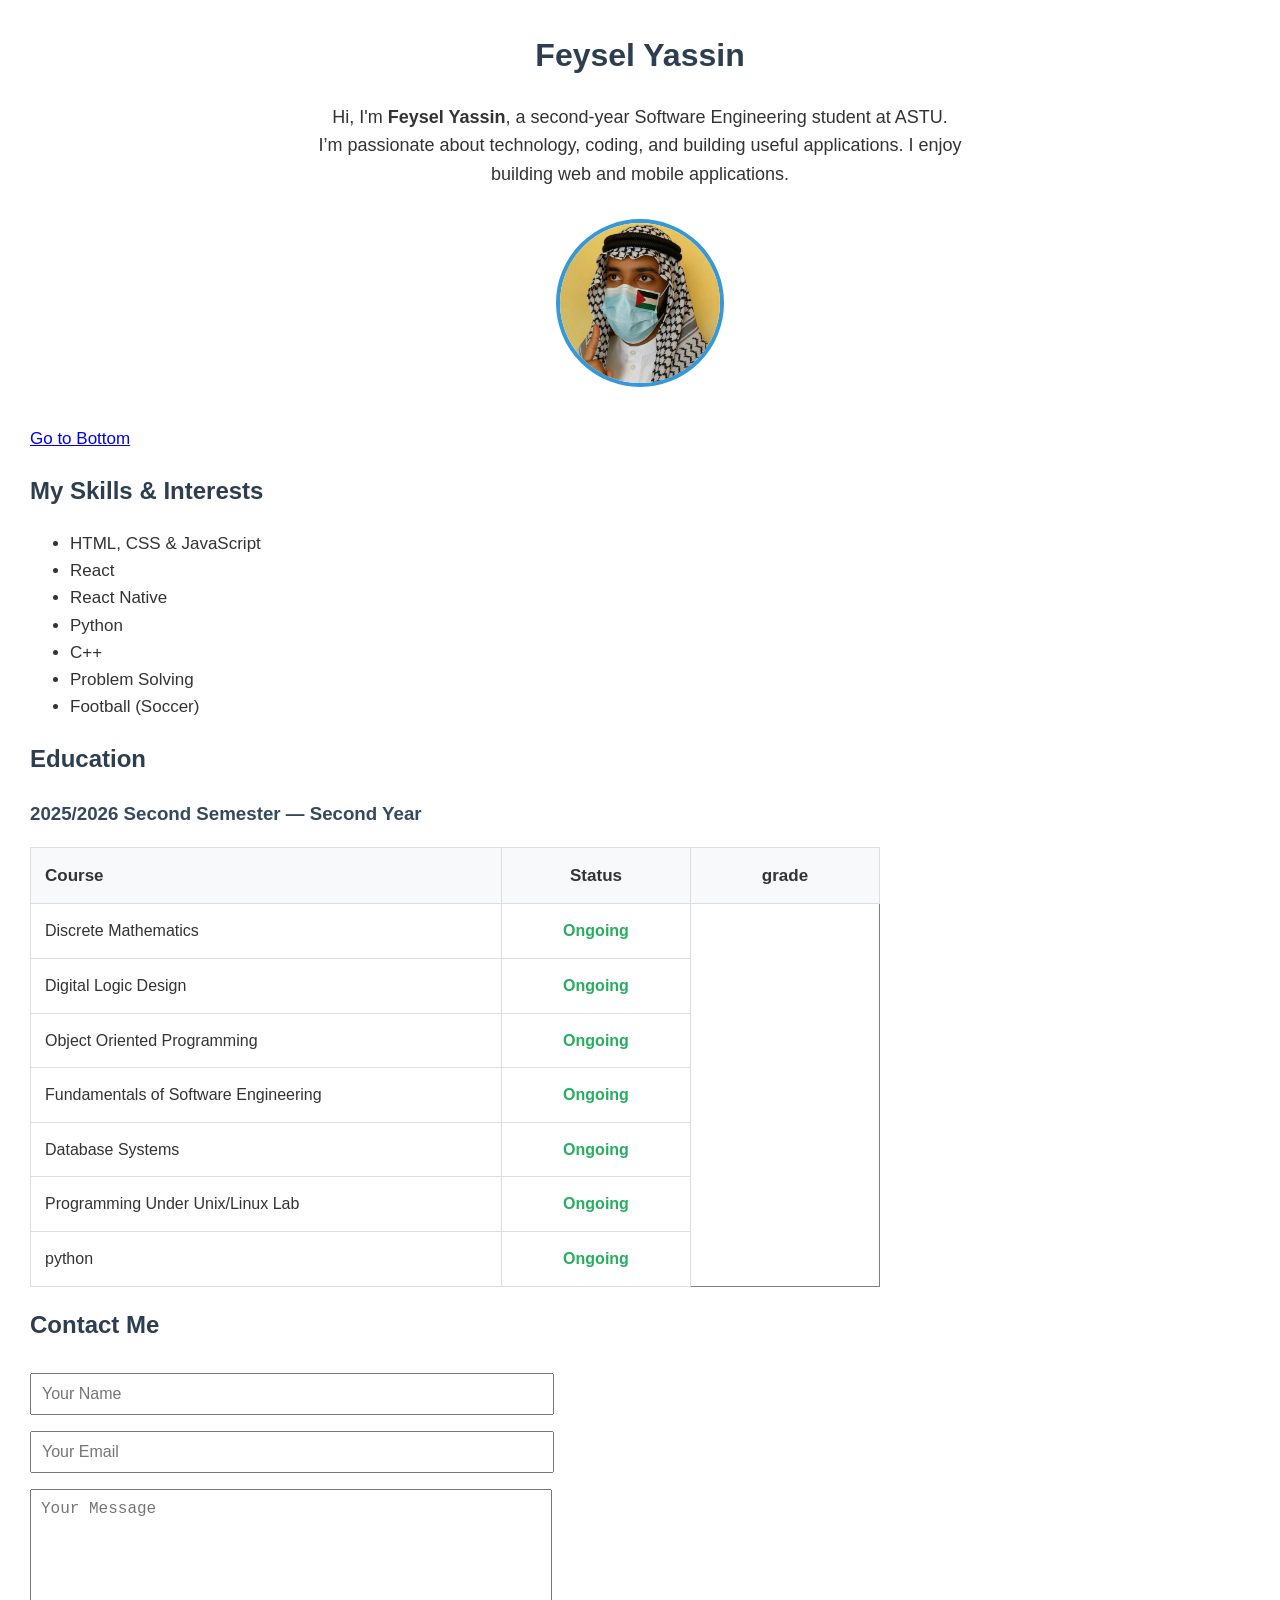
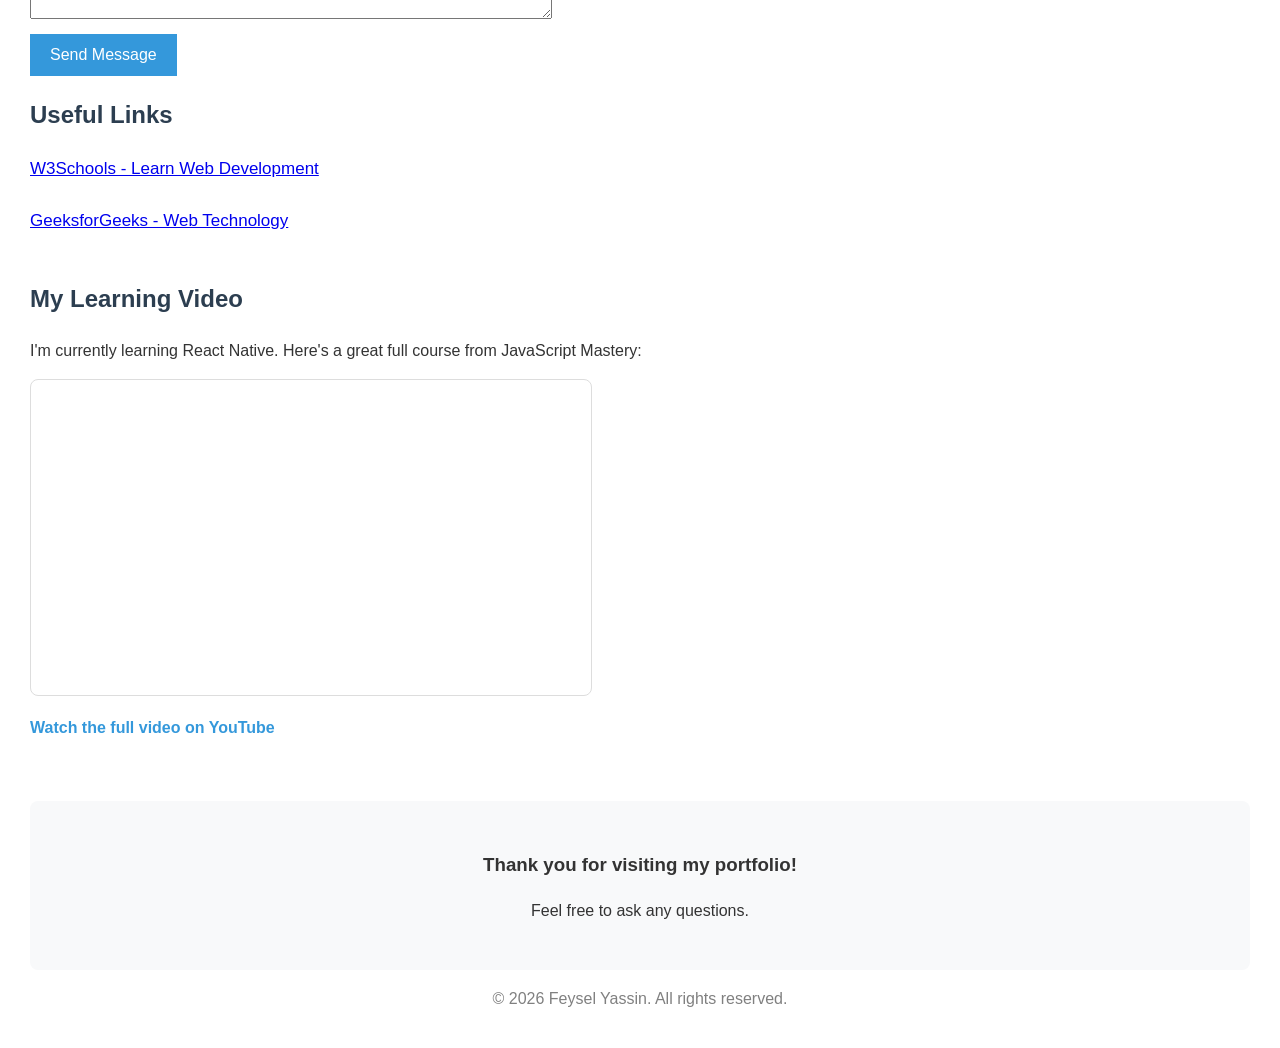
<file: project1/index.html>
<!DOCTYPE html>
<html lang="en">
<head>
  <meta charset="UTF-8">
  <meta name="viewport" content="width=device-width, initial-scale=1.0">
  <title>Feysel Yassin | Portfolio</title>
</head>
<body style="font-family: Arial, sans-serif; margin: 30px; line-height: 1.6; color: #333;">

  <h1 style="text-align: center; color: #2c3e50;">Feysel Yassin</h1>

  <p style="font-size: 18px; text-align: center; max-width: 700px; margin: 20px auto;">
    Hi, I'm <strong>Feysel Yassin</strong>, a second-year Software Engineering student at ASTU.<br>
    I’m passionate about technology, coding, and building useful applications. 
    I enjoy building web and mobile applications.
  </p>

  <div style="text-align: center; margin: 30px 0;">
    <img src="feyyu.jpg" alt="Feysel Yassin" width="160" height="160" 
         style="border-radius: 50%; border: 4px solid #3498db;">
  </div>

 <a href="#bottom" style="font-size: 17px;">Go to Bottom</a>

  <h2 style="color: #2c3e50;">My Skills & Interests</h2>
  <ul style="font-size: 17px;">
    <li>HTML, CSS & JavaScript</li>
    <li>React</li>
    <li>React Native</li>
    <li>Python</li>
    <li>C++</li>
    <li>Problem Solving</li>
    <li>Football (Soccer)</li>
  </ul>


  <h2 style="color: #2c3e50;">Education</h2>
  <h3 style="color: #34495e;">2025/2026 Second Semester — Second Year</h3>

  <table border="1" cellpadding="12" cellspacing="0" 
         style="border-collapse: collapse; width: 100%; max-width: 850px; margin: 15px 0;">
    <thead>
      <tr style="background-color: #f8f9fa;">
        <th style="text-align: left; padding: 14px; border: 1px solid #ddd; font-size: 17px;">Course</th>
        <th style="text-align: center; padding: 14px; border: 1px solid #ddd; width: 160px; font-size: 17px;">Status</th>

                <th style="text-align: center; padding: 14px; border: 1px solid #ddd; width: 160px; font-size: 17px;">grade</th>
      </tr>
    </thead>
    <tbody>
      <tr>
        <td style="padding: 14px; border: 1px solid #ddd;">Discrete Mathematics</td>
        <td style="padding: 14px; border: 1px solid #ddd; text-align: center; color: #27ae60; font-weight: bold;">Ongoing</td>
      </tr>
      <tr>
        <td style="padding: 14px; border: 1px solid #ddd;">Digital Logic Design</td>
        <td style="padding: 14px; border: 1px solid #ddd; text-align: center; color: #27ae60; font-weight: bold;">Ongoing</td>
      </tr>
      <tr>
        <td style="padding: 14px; border: 1px solid #ddd;">Object Oriented Programming</td>
        <td style="padding: 14px; border: 1px solid #ddd; text-align: center; color: #27ae60; font-weight: bold;">Ongoing</td>
      </tr>
      <tr>
        <td style="padding: 14px; border: 1px solid #ddd;">Fundamentals of Software Engineering</td>
        <td style="padding: 14px; border: 1px solid #ddd; text-align: center; color: #27ae60; font-weight: bold;">Ongoing</td>
      </tr>
      <tr>
        <td style="padding: 14px; border: 1px solid #ddd;">Database Systems</td>
        <td style="padding: 14px; border: 1px solid #ddd; text-align: center; color: #27ae60; font-weight: bold;">Ongoing</td>
      </tr>
      <tr>
        <td style="padding: 14px; border: 1px solid #ddd;">Programming Under Unix/Linux Lab</td>
        <td style="padding: 14px; border: 1px solid #ddd; text-align: center; color: #27ae60; font-weight: bold;">Ongoing</td>
      </tr>
 <tr>
        <td style="padding: 14px; border: 1px solid #ddd;">python</td>
        <td style="padding: 14px; border: 1px solid #ddd; text-align: center; color: #27ae60; font-weight: bold;">Ongoing</td>
      </tr>


    </tbody>
  </table>

  <h2 style="color: #2c3e50;">Contact Me</h2>
  <form style="max-width: 500px;">
    <input type="text" placeholder="Your Name" required 
           style="width: 100%; padding: 10px; margin: 8px 0; font-size: 16px; outline: none;">
    <input type="email" placeholder="Your Email" required 
           style="width: 100%; padding: 10px; margin: 8px 0; font-size: 16px; outline: none;">
    <textarea placeholder="Your Message" rows="6" 
              style="width: 100%; padding: 10px; margin: 8px 0; font-size: 16px; outline: none;"></textarea>
    <button type="submit" 
            style="background-color: #3498db; color: white; padding: 12px 20px; border: none; font-size: 16px; cursor: pointer;">
      Send Message
    </button>
  </form>

  <h2 style="color: #2c3e50;">Useful Links</h2>
  <p>
    <a href="https://www.w3schools.com" target="_blank" style="font-size: 17px;">W3Schools - Learn Web Development</a><br><br>

     <a href="
    https://www.geeksforgeeks.org/web-tech/web-technology/" target="_blank" style="font-size: 17px;">GeeksforGeeks - Web Technology</a><br><br>

   
  </p>

    <h2 style="color: #2c3e50;">My Learning Video</h2>
  <p style="font-size: 16px; margin-bottom: 15px;">
    I'm currently learning React Native. Here's a great full course from JavaScript Mastery:
  </p>
  
  <iframe width="560" 
          height="315" 
          src="https://www.youtube.com/embed/4nVoLX2taFg" 
          title="React Native Full Course 2026 - JavaScript Mastery" 
          frameborder="0" 
          allow="accelerometer; autoplay; clipboard-write; encrypted-media; gyroscope; picture-in-picture" 
          allowfullscreen 
          style="max-width: 100%; border: 1px solid #ddd; border-radius: 8px;">
  </iframe>

  <p style="margin-top: 12px;">
    <a href="https://www.youtube.com/watch?v=4nVoLX2taFg" target="_blank" 
       style="color: #3498db; font-weight: bold; text-decoration: none;">
        Watch the full video on YouTube
    </a>
  </p>

  <div id="bottom" style="margin-top: 60px; padding: 30px; text-align: center; background-color: #f8f9fa; border-radius: 8px;">
    <h3>Thank you for visiting my portfolio!</h3>
    <p>Feel free to ask any questions.</p>
  </div>
<footer>
  <p style="color:gray; text-align: center;">&copy; 2026 Feysel Yassin. All rights reserved.</p>
</footer>
</body>
</html>
</file>
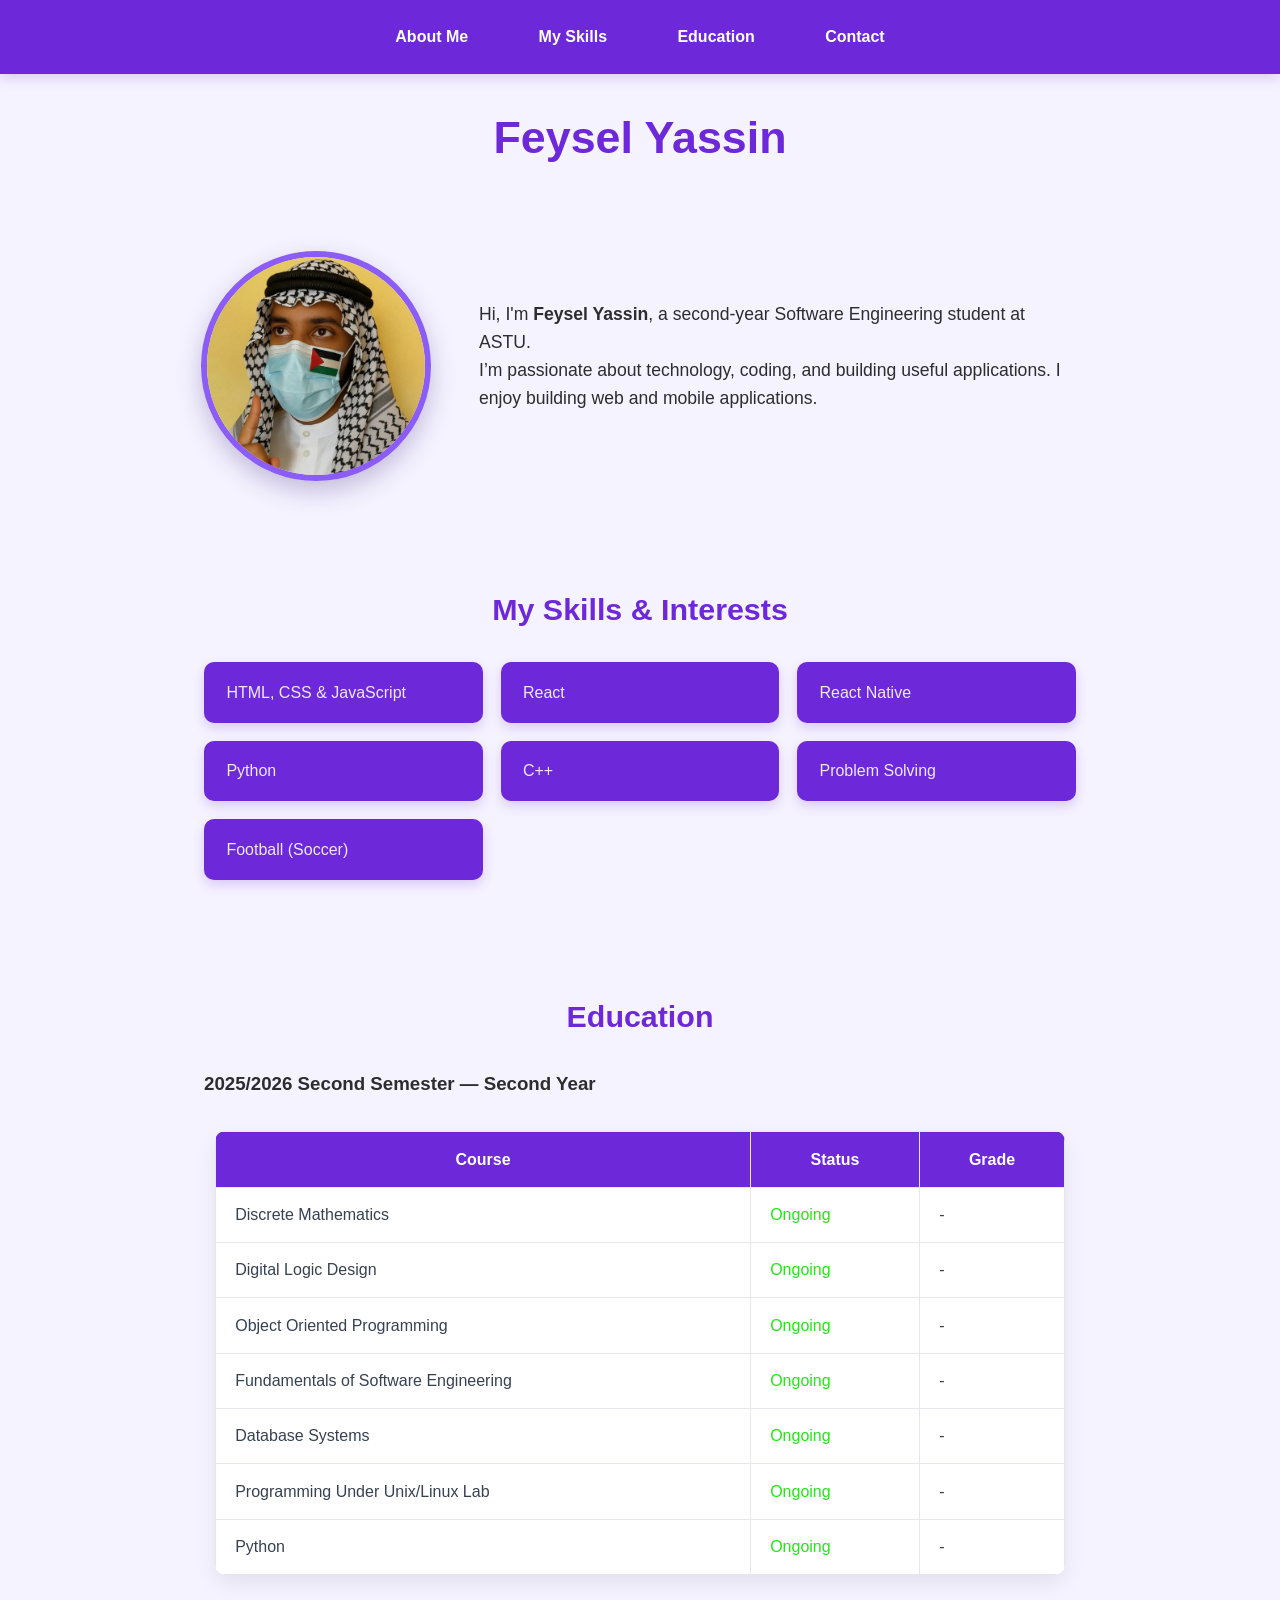
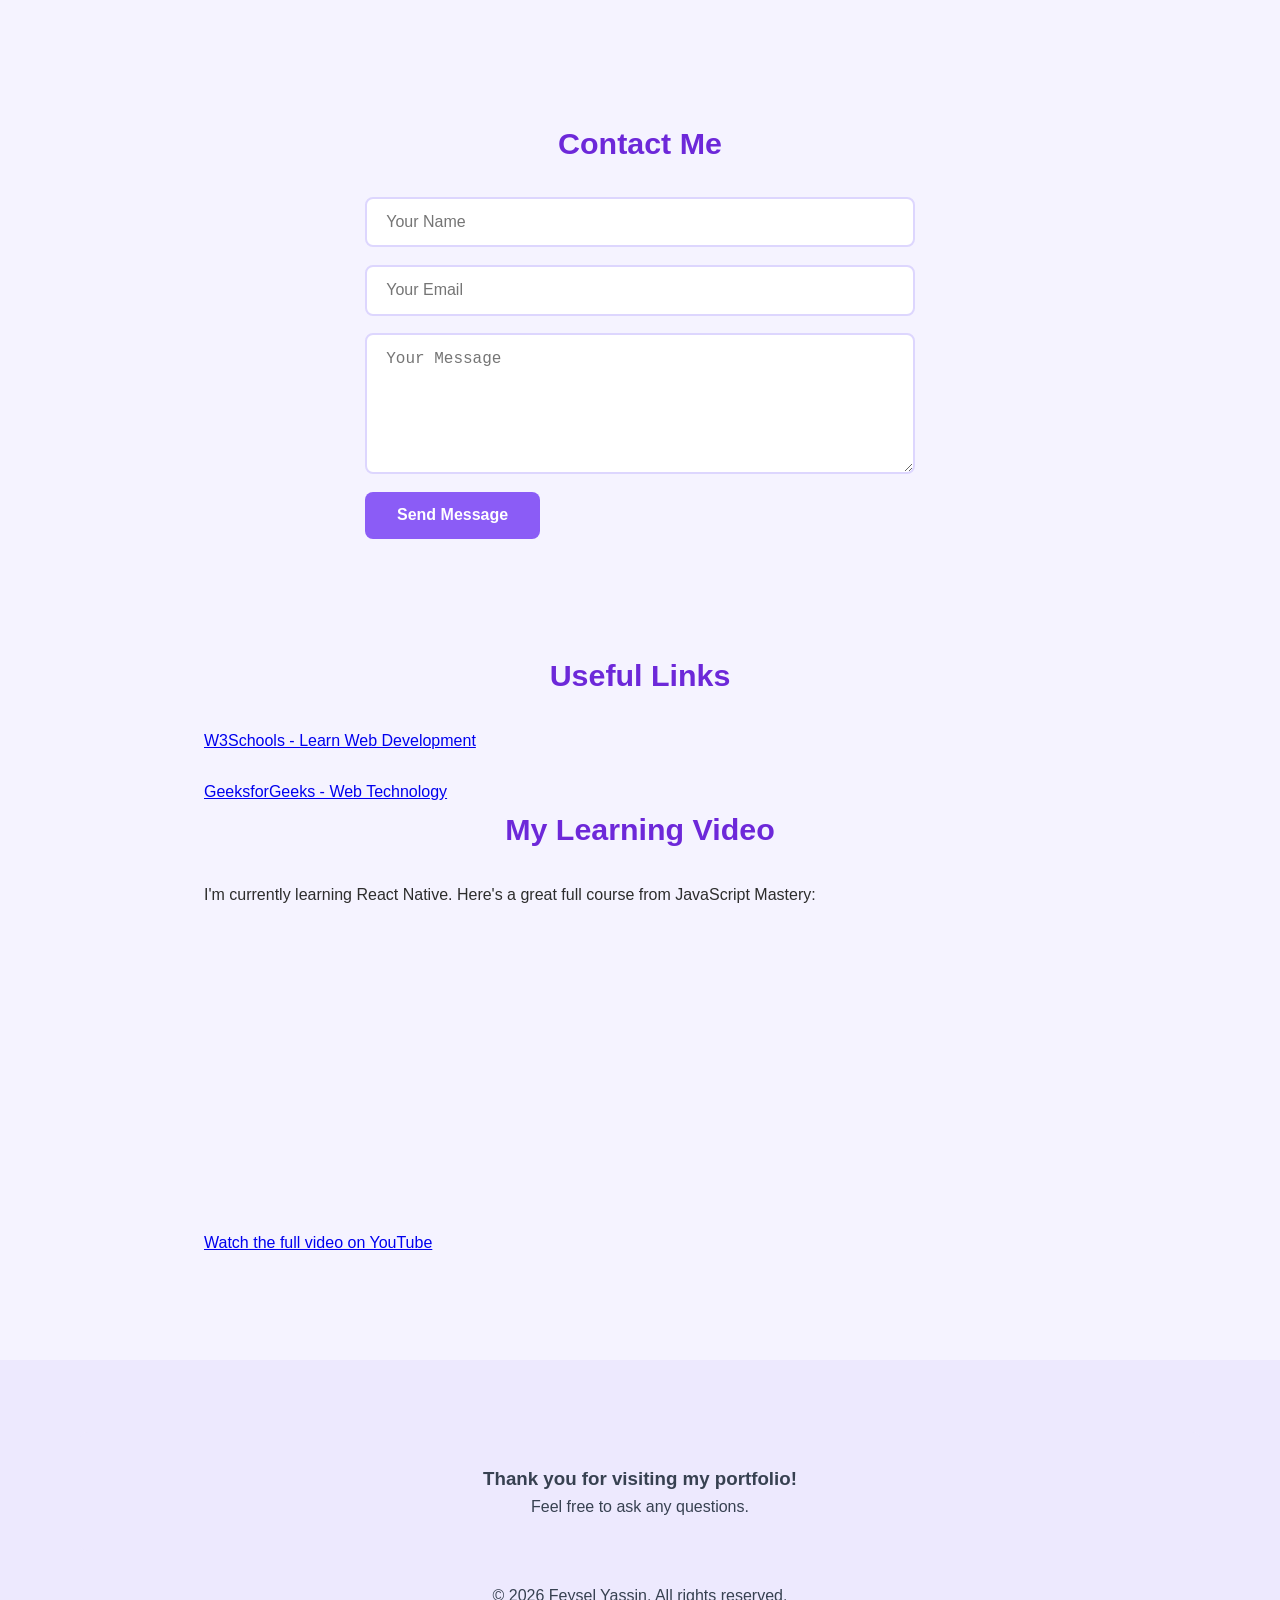
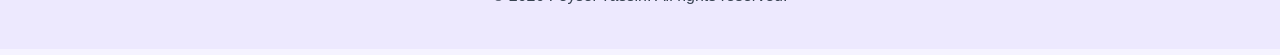
<file: project2/index.html>
<!DOCTYPE html>
<html lang="en">
<head>
  <meta charset="UTF-8">
  <meta name="viewport" content="width=device-width, initial-scale=1.0">
  <title>Feysel Yassin</title>
  
  <link rel="stylesheet" href="style.css">
</head>
<body>

    <div class="wrapper">  
  <nav class="navbar">
    <a href="#about">About Me</a>
    <a href="#skills">My Skills</a>
    <a href="#education">Education</a>
    <a href="#contact">Contact</a>
  </nav>

  <header>
    <h1>Feysel Yassin</h1>
  </header>

  <section id="about" class="hero">
    <div class="hero-content">
      <img src="feyyu.jpg" alt="Feysel Yassin" class="profile-img">
      
      <div class="bio">
        <p>
          Hi, I'm <strong>Feysel Yassin</strong>, a second-year Software Engineering student at ASTU.<br>
          I’m passionate about technology, coding, and building useful applications. 
          I enjoy building web and mobile applications.
        </p>
      </div>
    </div>
  </section>

  <section id="skills" class="section">
    <h2>My Skills & Interests</h2>
    <ul class="skills-list">
      <li>HTML, CSS & JavaScript</li>
      <li>React</li>
      <li>React Native</li>
      <li>Python</li>
      <li>C++</li>
      <li>Problem Solving</li>
      <li>Football (Soccer)</li>
    </ul>
  </section>

  <section id="education" class="section">
    <h2>Education</h2>
    <h3>2025/2026 Second Semester — Second Year</h3>
    
    <table>
      <thead>
        <tr>
          <th>Course</th>
          <th>Status</th>
          <th>Grade</th>
        </tr>
      </thead>
      <tbody>
        <tr>
          <td>Discrete Mathematics</td>
          <td class="pending">Ongoing</td>
          <td>-</td>
        </tr>
        <tr>
          <td>Digital Logic Design</td>
          <td class="pending">Ongoing</td>
          <td>-</td>
        </tr>
        <tr>
          <td>Object Oriented Programming</td>
          <td class="pending">Ongoing</td>
          <td>-</td>
        </tr>
        <tr>
          <td>Fundamentals of Software Engineering</td>
          <td class="pending">Ongoing</td>
          <td>-</td>
        </tr>
        <tr>
          <td>Database Systems</td>
          <td class="pending">Ongoing</td>
          <td>-</td>
        </tr>
        <tr>
          <td>Programming Under Unix/Linux Lab</td>
          <td class="pending">Ongoing</td>
          <td>-</td>
        </tr>
        <tr>
          <td>Python</td>
          <td class="pending">Ongoing</td>
          <td>-</td>
        </tr>
      </tbody>
    </table>
  </section>

  <section id="contact" class="section">
    <h2>Contact Me</h2>
    <form>
      <input type="text" placeholder="Your Name" required>
      <input type="email" placeholder="Your Email" required>
      <textarea placeholder="Your Message" rows="6" required></textarea>
      <button type="submit">Send Message</button>
    </form>
  </section>

  <section class="section">
    <h2>Useful Links</h2>
    <p>
      <a href="https://www.w3schools.com" target="_blank">W3Schools - Learn Web Development</a><br><br>
      <a href="https://www.geeksforgeeks.org/web-tech/web-technology/" target="_blank">GeeksforGeeks - Web Technology</a>
    </p>

    <h2>My Learning Video</h2>
    <p>I'm currently learning React Native. Here's a great full course from JavaScript Mastery:</p>
    
    <iframe width="560" height="315" 
            src="https://www.youtube.com/embed/4nVoLX2taFg" 
            title="React Native Full Course 2026" 
            frameborder="0" 
            allow="accelerometer; autoplay; clipboard-write; encrypted-media; gyroscope; picture-in-picture" 
            allowfullscreen>
    </iframe>

    <p>
      <a href="https://www.youtube.com/watch?v=4nVoLX2taFg" target="_blank">
        Watch the full video on YouTube
      </a>
    </p>
  </section>


  <footer>
    <div id="bottom">
      <h3>Thank you for visiting my portfolio!</h3>
      <p>Feel free to ask any questions.</p>
    </div>
    <p>&copy; 2026 Feysel Yassin. All rights reserved.</p>
  </footer>
</div>
</body>
</html>
</file>
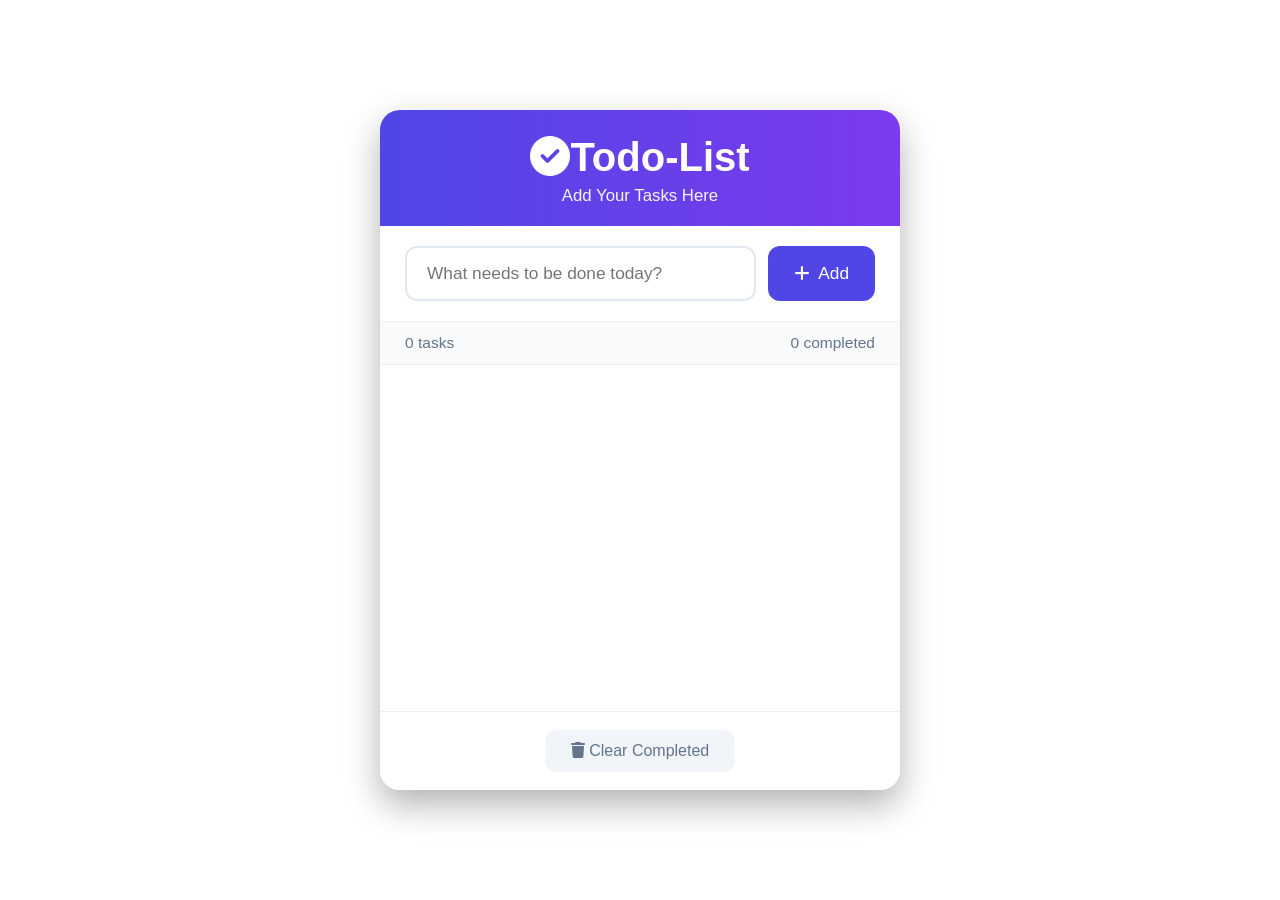
<file: project3/index.html>
<!DOCTYPE html>
<html lang="en">
<head>
    <meta charset="UTF-8">
    <meta name="viewport" content="width=device-width, initial-scale=1.0">
    <title>NCC Todo - Focus</title>
    <link rel="stylesheet" href="style.css">
    <link rel="stylesheet" href="https://cdnjs.cloudflare.com/ajax/libs/font-awesome/6.6.0/css/all.min.css">
</head>
<body>
    <div class="container">
        <header>
            <h1><i class="fas fa-check-circle"></i>Todo-List</h1>
            <p>Add Your Tasks Here</p>
        </header>

        <div class="input-area">
            <input type="text" id="taskInput" placeholder="What needs to be done today?">
            <button id="addBtn">
                <i class="fas fa-plus"></i> Add
            </button>
        </div>

        <div class="stats">
            <span id="totalTasks">0 tasks</span>
            <span id="completedTasks">0 completed</span>
        </div>

        <!-- Scrollable Task List -->
        <ul id="taskList"></ul>

        <footer>
            <button id="clearCompleted" class="clear-btn">
                <i class="fas fa-trash"></i> Clear Completed
            </button>
        </footer>
    </div>

    <script src="script.js"></script>
</body>
</html>
</file>
<file: project2/style.css>
* {
  margin: 0;
  padding: 0;
  box-sizing: border-box;
}
html, body {
  width: 100%;
 
}

body {
  background-color: #f5f3ff;
  font-family: 'Segoe UI', Arial, sans-serif;
  font-size: 1rem;
  line-height: 1.6;
  color: #2d2d2d;
}

h1 {
  color: #6d28d9;
  text-align: center;
  font-size: 2.8rem;
  margin: 1.2rem 0;
  padding: 0.6rem;
}

.navbar {
  background-color: #6d28d9;
  padding: 1rem 5%;
  display: flex;
  flex-direction: row; /* Forces the row layout */
  flex-wrap: nowrap;
  justify-content: center;
  gap: 2rem;
  box-shadow: 0 4px 12px rgba(109, 40, 217, 0.2);
  position: sticky;
  top: 0;
  z-index: 1000;
}

.navbar a {
  color: white;
  text-decoration: none;
  font-weight: 600;
  font-size: 1rem;
  padding: 0.5rem 1.2rem;
  border-radius: 8px;
  transition: 0.3s;
}

.navbar a:hover {
  background-color: #8b5cf6;
  transform: translateY(-2px);
}

.hero {
  padding: 3rem 5%;
  max-width: 1100px;
  margin: 0 auto;
}

.hero-content {
  display: flex;
  gap: 3rem;
  align-items: center;
  justify-content: center;

}

.profile-img {
  width: 230px;
  height: 230px;
  border: 6px solid #8b5cf6;
  border-radius: 80%;
  box-shadow: 0 10px 25px rgba(81, 58, 136, 0.3);
  object-fit: cover;
}

.bio {
  max-width: 600px;
  flex: 1;
}

.bio p {
  font-size: 1.1rem;
  margin-bottom: 1.2rem;
}

.section {
  padding: 3.5rem 5%;
  max-width: 1000px;
  margin: 0 auto;
}

.section h2 {
  color: #6d28d9;
  font-size: 1.9rem;
  margin-bottom: 1.8rem;
  text-align: center;
}

.skills-list {
  display: grid;
  grid-template-columns: repeat(auto-fit, minmax(220px, 1fr));
  gap: 1.1rem;
  list-style: none;
}

.skills-list li {
  background-color: #6d28d9;
  padding: 1.1rem 1.4rem;
  border-radius: 10px;
  box-shadow: 0 5px 12px rgba(109, 40, 217, 0.2);
  font-size: 1rem;
  color: #ede9fe;
  transition: 0.3s;
}

.skills-list li:hover {
  transform: translateY(-3px);
}


table {
  width: 100%;
  max-width: 850px;
  margin: 2rem auto;
  border-collapse: collapse;
  background-color: white;
  box-shadow: 0 8px 20px rgba(0, 0, 0, 0.08);
  border-radius: 10px;
  overflow: hidden;
}

th, td {
  padding: 0.9rem 1.2rem;
  border: 1px solid #e5e7eb;
  text-align: left;
}

th {
  background-color: #6d28d9;
  color: white;
  text-align: center;
}

td {
  color: #374151;
}
.pending{
  color:rgb(35, 231, 22);
  
}


form {
  max-width: 550px;
  margin: 0 auto;
  display: flex;
  flex-direction: column;
  gap: 1.1rem;
}

input, textarea {
  padding: 0.9rem 1.2rem;
  font-size: 1rem;
  border: 2px solid #ddd6fe;
  border-radius: 8px;
  width: 100%;
}

input:focus, textarea:focus {
  outline: none;
  border-color: #8b5cf6;
  box-shadow: 0 0 0 3px rgba(139, 92, 246, 0.2);
}

button {
  background-color: #8b5cf6;
  color: white;
  padding: 0.9rem 2rem;
  border: none;
  border-radius: 8px;
  font-size: 1rem;
  font-weight: 600;
  cursor: pointer;
  transition: 0.3s;
  align-self: flex-start;
}

button:hover {
  background-color: #6d28d9;
  transform: translateY(-2px);
}


footer {
  text-align: center;
  padding: 2.5rem 1rem;
  background-color: #ede9fe;
  color: #374151;
  margin-top: 3rem;
}

#bottom {
  background-color: #ede9fe;
  padding: 2rem 1.2rem;
  border-radius: 10px;
  margin: 2rem 5%;
}


@media (max-width: 768px) {
  h1 {
    font-size: 2.2rem;
  }

  .section h2 {
    font-size: 1.7rem;
  }

  .hero-content {
    flex-direction: column;
    text-align: center;
  }

  .profile-img {
    width: 200px;
    height: 200px;
  }

  .navbar {
    gap: 1rem;
    display: flex;
    flex-wrap: nowrap;
    position: sticky;
    top: 0;
    z-index: 1000;
    padding: 0.9rem;
  }

  .navbar a{
    font-size: 12px;
    white-space: nowrap;
  }
}

@media (max-width: 480px) {
  html,body{
    overflow-x: hidden;
    
  }
  body {
    font-size: 0.95rem;
  }

  h1 {
    font-size: 1.9rem;
  }

  .section h2 {
    font-size: 1.5rem;
  }

  .navbar {
    font-size: 20px;
    flex-direction: row;
    gap: 0.5rem;
     display: flex;
    flex-wrap: nowrap;
    position: sticky;
    top: 0;
    z-index: 1000;
    padding: 0.9rem;
  }

  .navbar a {
    width: 90%;
    text-align: center;
  }

  .skills-list {
    grid-template-columns: 1fr;
  }

  .section {
    padding: 2.5rem 1.2rem;
  }

  table {
    font-size: 0.9rem;
  }
}
</file>
<file: project3/style.css>
* {
    margin: 0;
    padding: 0;
    box-sizing: border-box;
}

body {
    font-family: 'Segoe UI', Tahoma, Geneva, Verdana, sans-serif;
    min-height: 100vh;
    background: url('https://source.unsplash.com/random/1920x1080/?productivity,workspace') no-repeat center center fixed;
    background-size: cover;
    display: flex;
    align-items: center;
    justify-content: center;
    color: #333;
}

.container {
    background: rgba(255, 255, 255, 0.93);
    width: 100%;
    max-width: 520px;
    margin: 15px;
    border-radius: 20px;
    box-shadow: 0 15px 35px rgba(0, 0, 0, 0.3);
    overflow: hidden;
    backdrop-filter: blur(12px);
    display: flex;
    flex-direction: column;
    height: 90vh;        
    max-height: 680px;      
}

/* Sticky Header */
header {
    text-align: center;
    padding: 25px 20px 20px;
    background: linear-gradient(to right, #4f46e5, #7c3aed);
    color: white;
    position: sticky;
    top: 0;
    z-index: 10;
    flex-shrink: 0;  
}

header h1 {
    font-size: 2.5rem;
    margin-bottom: 6px;
    font-weight: 700;
}

header p {
    opacity: 0.95;
    font-size: 1.05rem;
}

.input-area {
    padding: 20px 25px;
    display: flex;
    gap: 12px;
    background: white;
    border-bottom: 1px solid #eee;
    flex-shrink: 0;
}

#taskInput {
    flex: 1;
    padding: 15px 20px;
    font-size: 1.08rem;
    border: 2px solid #e2e8f0;
    border-radius: 12px;
    outline: none;
    transition: all 0.3s ease;
}

#taskInput:focus {
    border-color: #6366f1;
    box-shadow: 0 0 0 4px rgba(99, 102, 241, 0.15);
}

#addBtn {
    padding: 0 26px;
    background: #4f46e5;
    color: white;
    border: none;
    border-radius: 12px;
    font-size: 1.08rem;
    cursor: pointer;
    transition: all 0.3s ease;
    display: flex;
    align-items: center;
    gap: 8px;
}

#addBtn:hover {
    background: #4338ca;
    transform: translateY(-2px);
}

.stats {
    padding: 12px 25px;
    display: flex;
    justify-content: space-between;
    font-size: 0.97rem;
    color: #64748b;
    background: #f8fafc;
    border-bottom: 1px solid #eee;
    flex-shrink: 0;
}

/* Scrollable Task List */
#taskList {
    list-style: none;
    flex: 1;                    
    overflow-y: auto; 
    padding: 10px 0;
    margin: 0;
}

/* Make sure items look good */
#taskList li {
    padding: 18px 25px;
    display: flex;
    align-items: center;
    gap: 15px;
    border-bottom: 1px solid #f1f5f9;
    transition: all 0.3s ease;
    animation: slideIn 0.4s ease forwards;
}

#taskList li:last-child {
    border-bottom: none;
}

#taskList li:hover {
    background: #f8fafc;
}

.task-text {
    flex: 1;
    font-size: 1.08rem;
    cursor: pointer;
    transition: all 0.3s ease;
    word-break: break-word;
}

.completed .task-text {
    text-decoration: line-through;
    color: #94a3b8;
}

.delete-btn {
    background: #ef4444;
    color: white;
    border: none;
    width: 42px;
    height: 42px;
    border-radius: 50%;
    display: flex;
    align-items: center;
    justify-content: center;
    cursor: pointer;
    transition: all 0.3s ease;
    font-size: 1.1rem;
}

.delete-btn:hover {
    background: #dc2626;
    transform: scale(1.08);
}

/* Sticky Footer */
footer {
    padding: 18px 25px;
    text-align: center;
    background: white;
    border-top: 1px solid #eee;
    position: sticky;
    bottom: 0;
    z-index: 10;
    flex-shrink: 0;
}

.clear-btn {
    background: #f1f5f9;
    color: #64748b;
    border: none;
    padding: 12px 26px;
    border-radius: 12px;
    cursor: pointer;
    font-size: 1rem;
    transition: all 0.3s ease;
}

.clear-btn:hover {
    background: #fee2e2;
    color: #ef4444;
}

/* Animation */
@keyframes slideIn {
    from { opacity: 0; transform: translateX(-30px); }
    to { opacity: 1; transform: translateX(0); }
}

/* Scrollbar Styling */
#taskList::-webkit-scrollbar {
    width: 6px;
}

#taskList::-webkit-scrollbar-thumb {
    background: #a1a1aa;
    border-radius: 10px;
}

/* ================== RESPONSIVE ================== */
@media (max-width: 480px) {
    .container {
        margin: 8px;
        border-radius: 16px;
        height: 95vh;
    }

    header h1 {
        font-size: 2.2rem;
    }

    .input-area {
        padding: 18px 20px;
        flex-direction: column;
    }

    #addBtn {
        padding: 14px;
    }

    #taskList li {
        padding: 16px 20px;
    }
}
</file>
